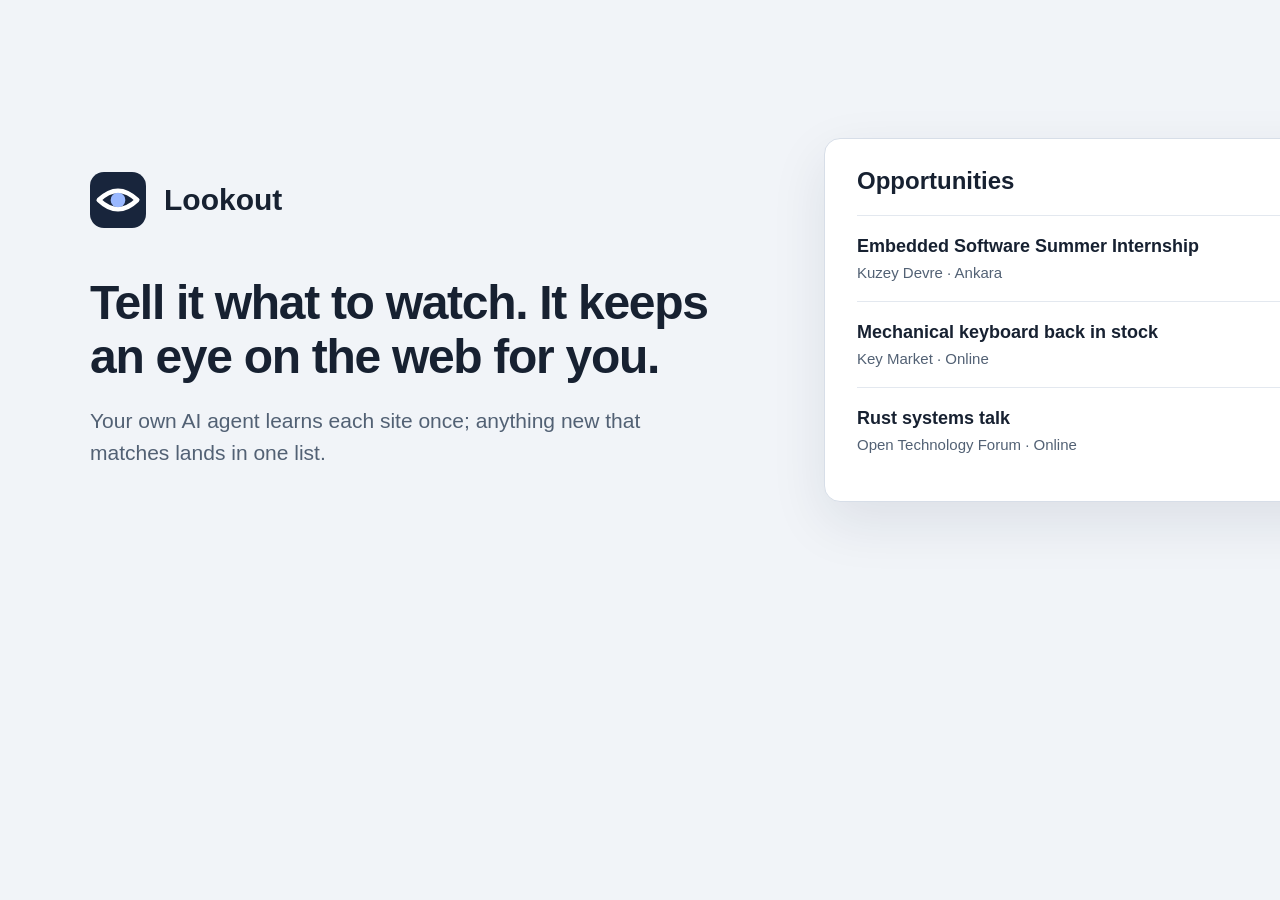
<file: tools/banner.html>
<!doctype html>
<html lang="en"><head><meta charset="utf-8"><style>
*{box-sizing:border-box} body{margin:0;width:1600px;height:640px;background:#f1f4f8;color:#172131;font-family:"Segoe UI",sans-serif;display:flex;align-items:center;padding:76px 90px;gap:74px} .copy{width:660px;flex:none} .brand{display:flex;align-items:center;gap:18px;font-size:30px;font-weight:650}.brand img{width:56px;height:56px}h1{font-size:48px;line-height:1.12;letter-spacing:-1.3px;margin:48px 0 22px;font-weight:650}p{font-size:21px;line-height:1.5;color:#526174;max-width:610px;margin:0}.panel{width:690px;background:white;border:1px solid #d7dee8;border-radius:16px;box-shadow:0 20px 55px #18253c18;padding:28px 32px}.panel h2{font-size:24px;margin:0 0 20px}.row{padding:20px 0;border-top:1px solid #e3e8ef;display:flex;align-items:center;justify-content:space-between;gap:12px}.row strong{font-size:18px;font-weight:600}.meta{font-size:15px;color:#526174;margin-top:7px}.tag{font-size:14px;white-space:nowrap;color:#315bb5;background:#e8efff;border-radius:7px;padding:8px 10px}.saved{color:#196540;background:#e8f5ed}
</style></head><body><div class="copy"><div class="brand"><img src="../web/icon.svg" alt="">Lookout</div><h1>Tell it what to watch. It keeps an eye on the web for you.</h1><p>Your own AI agent learns each site once; anything new that matches lands in one list.</p></div><div class="panel"><h2>Opportunities</h2><div class="row"><div><strong>Embedded Software Summer Internship</strong><div class="meta">Kuzey Devre · Ankara</div></div><span class="tag">Deadline 28 Nov</span></div><div class="row"><div><strong>Mechanical keyboard back in stock</strong><div class="meta">Key Market · Online</div></div><span class="tag">New</span></div><div class="row"><div><strong>Rust systems talk</strong><div class="meta">Open Technology Forum · Online</div></div><span class="tag saved">Added to agenda</span></div></div></body></html>
</file>
